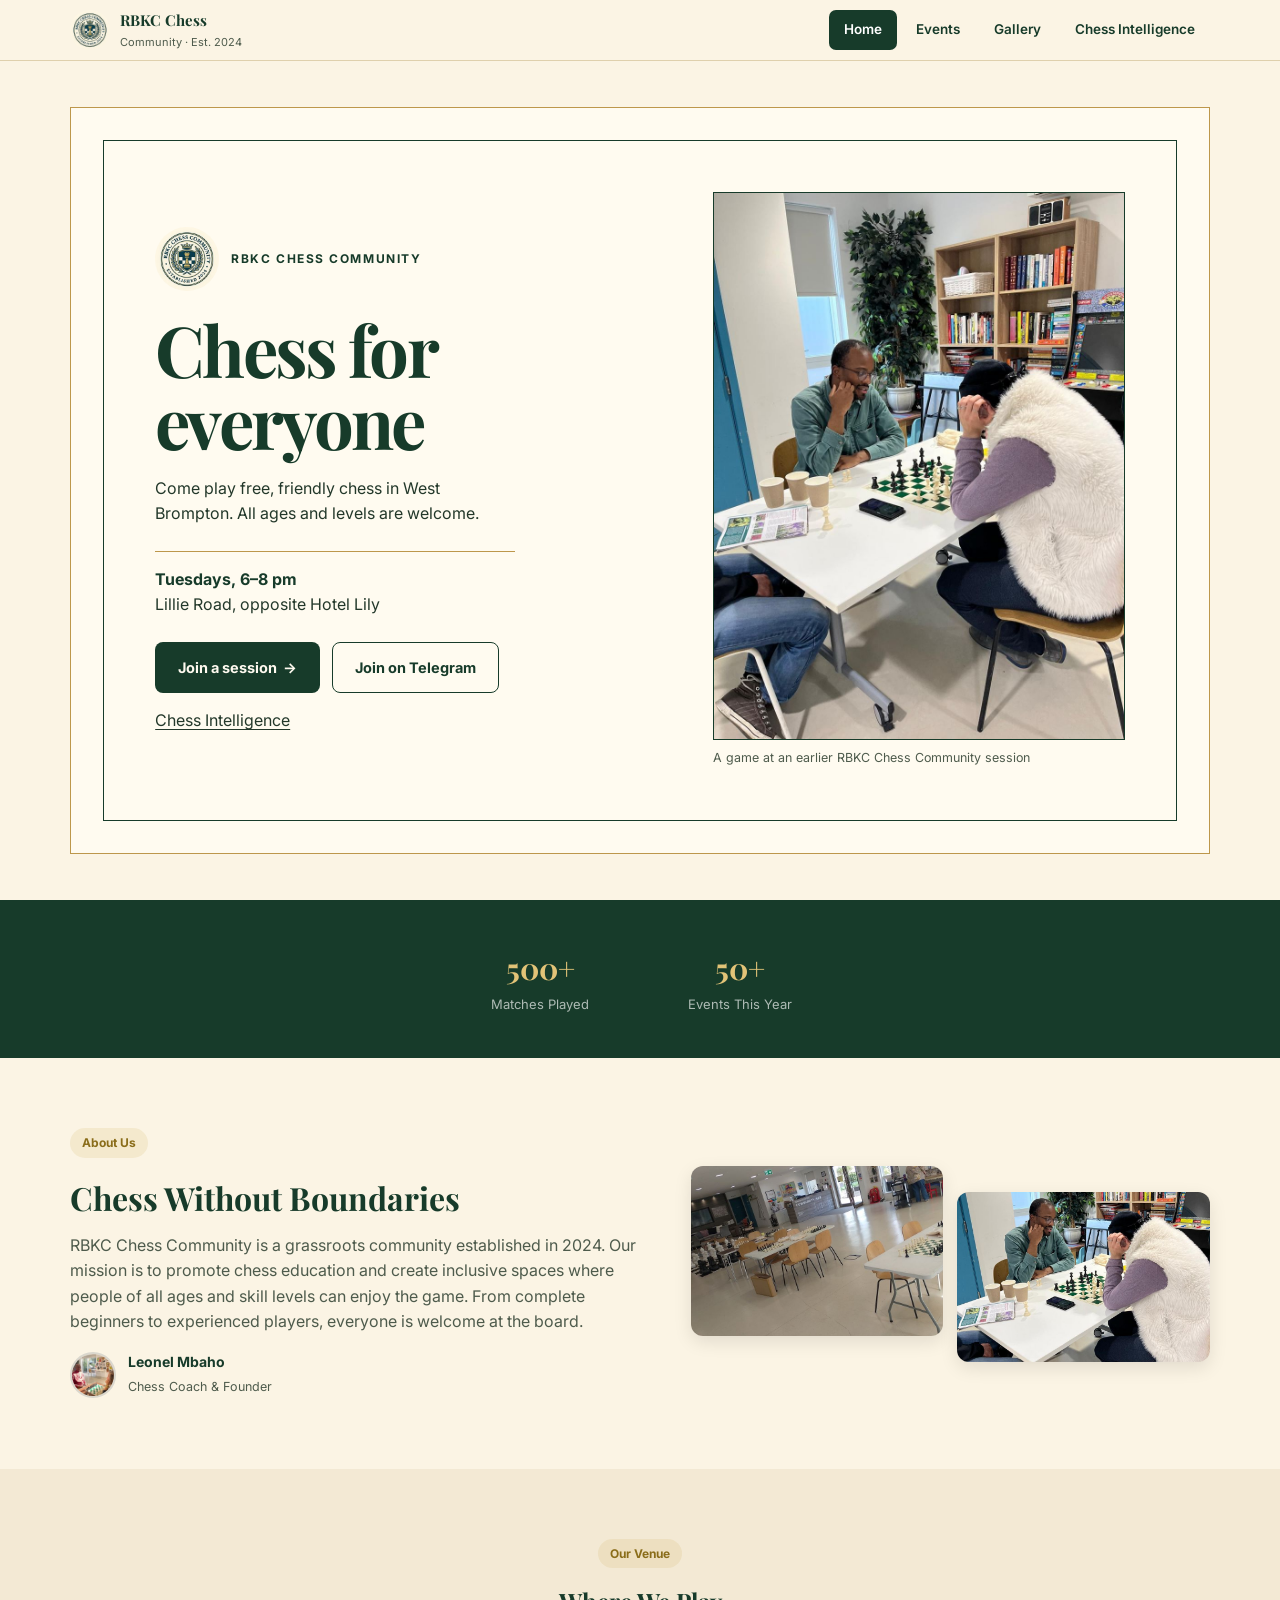
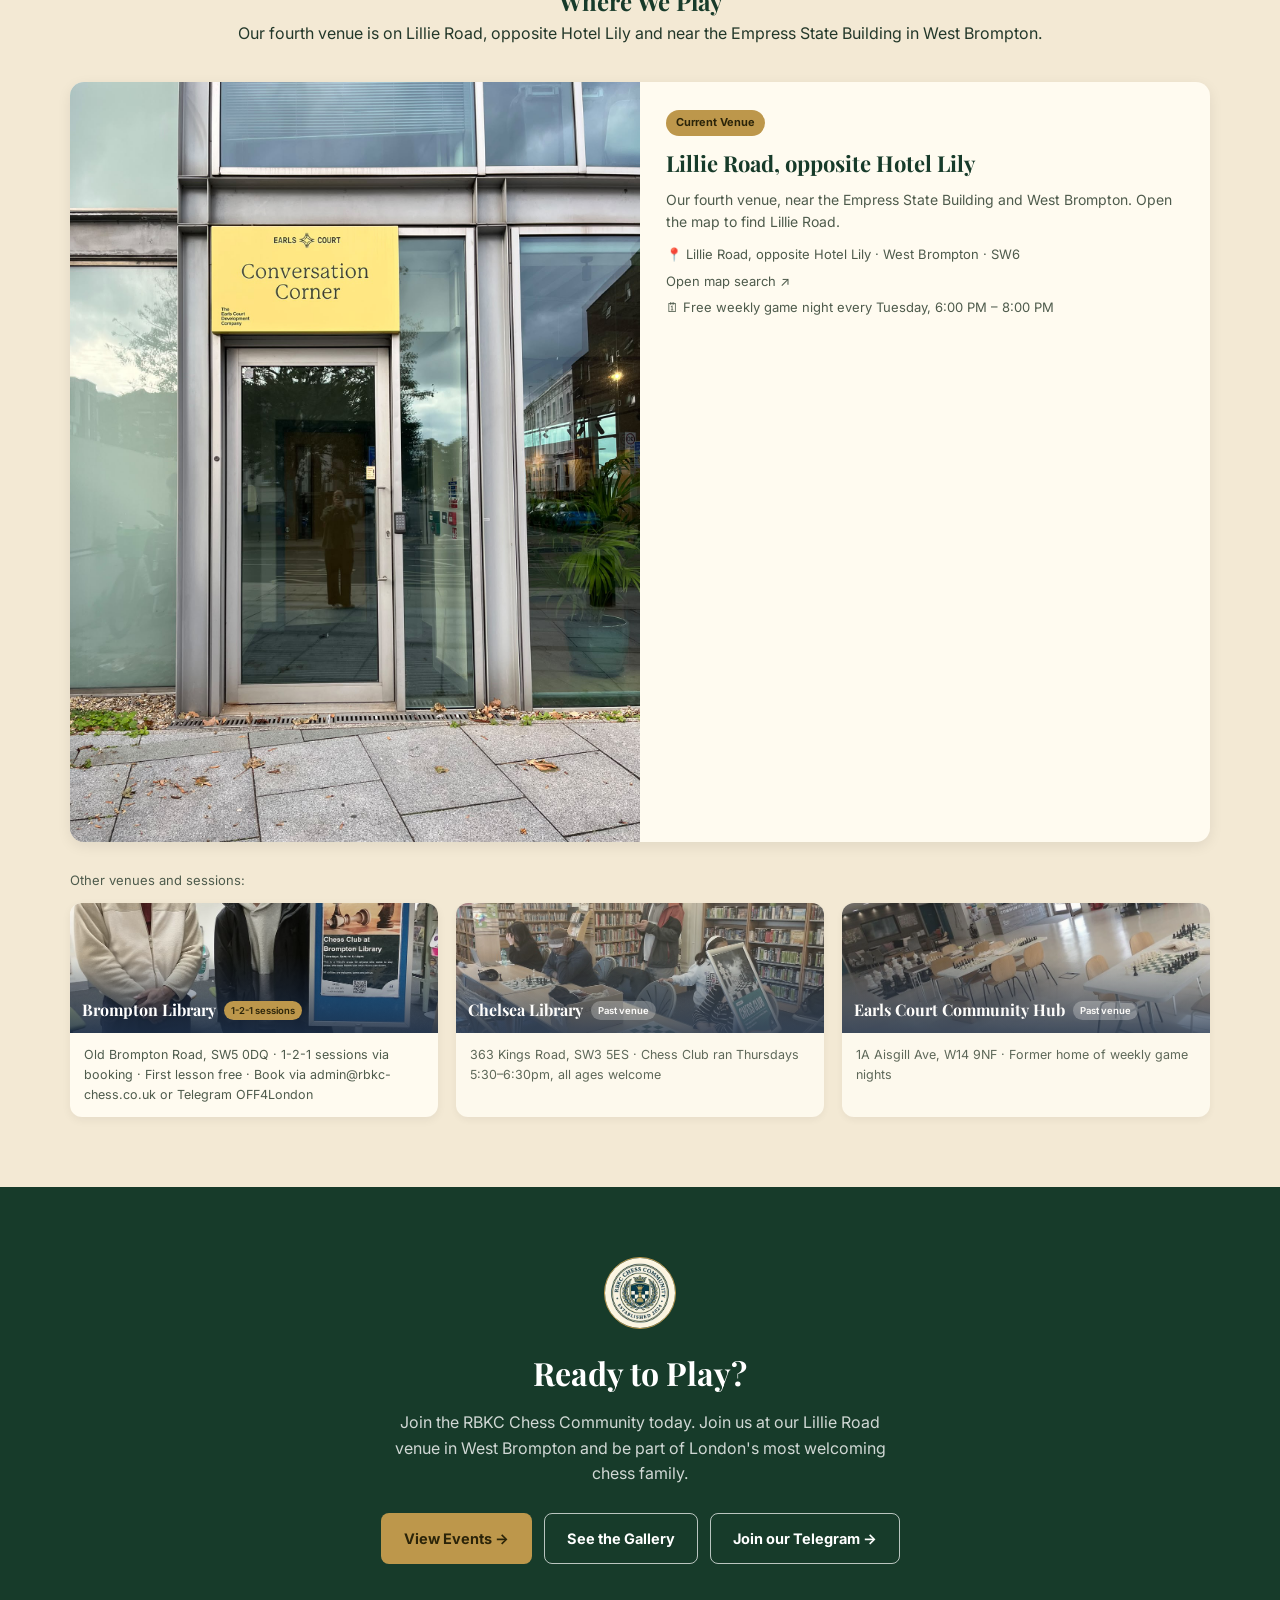
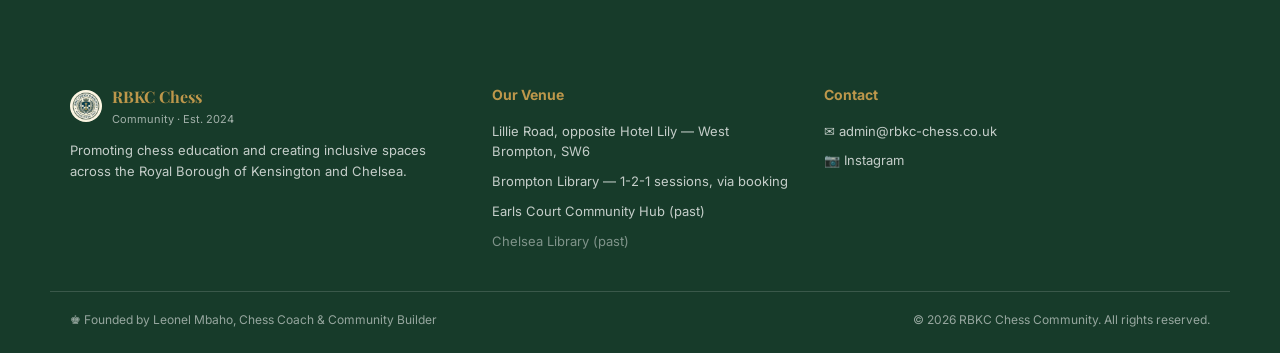
<file: index.html>
<!DOCTYPE html>
<html lang="en">
<head>
<meta charset="UTF-8">
<meta name="viewport" content="width=device-width, initial-scale=1, viewport-fit=cover">
<title>RBKC Chess Community | Free Chess in West Brompton, London</title>
<meta name="description" content="Free weekly chess game night every Tuesday 6-8pm at our Lillie Road venue in West Brompton, opposite Hotel Lily. Plus 1-2-1 chess sessions at Brompton Library. RBKC Chess Community, Kensington and Chelsea.">
<link rel="canonical" href="https://rbkc-chess.co.uk/">
<link rel="icon" type="image/jpeg" href="images/logo.jpg">
<meta property="og:type" content="website">
<meta property="og:title" content="RBKC Chess Community">
<meta property="og:description" content="Free weekly chess game night every Tuesday 6-8pm at our Lillie Road venue in West Brompton, opposite Hotel Lily.">
<meta property="og:url" content="https://rbkc-chess.co.uk/">
<meta property="og:image" content="https://rbkc-chess.co.uk/images/hero.jpg">
<meta name="twitter:card" content="summary_large_image">
<link rel="preconnect" href="https://fonts.googleapis.com">
<link rel="preconnect" href="https://fonts.gstatic.com" crossorigin>
<link href="https://fonts.googleapis.com/css2?family=Playfair+Display:wght@400;600;700;800&family=Inter:wght@400;500;600;700&display=swap" rel="stylesheet">
<link rel="stylesheet" href="styles.css?v=venue-lightbox-20261121-1">
<script type="application/ld+json">
{
  "@context": "https://schema.org",
  "@type": "SportsClub",
  "name": "RBKC Chess Community",
  "url": "https://rbkc-chess.co.uk/",
  "logo": "https://rbkc-chess.co.uk/images/logo.jpg",
  "image": "https://rbkc-chess.co.uk/images/hero.jpg",
  "description": "Free weekly chess game night every Tuesday 6-8pm at our Lillie Road venue in West Brompton, opposite Hotel Lily, plus 1-2-1 chess sessions at Brompton Library.",
  "founder": {
    "@type": "Person",
    "name": "Leonel Mbaho"
  },
  "areaServed": "Royal Borough of Kensington and Chelsea",
  "email": "admin@rbkc-chess.co.uk",
  "sameAs": [
    "https://t.me/OFF4London",
    "https://www.instagram.com/p/DVXXp_bCCBF/?img_index=1"
  ],
  "location": {
    "@type": "Place",
    "name": "Lillie Road (opposite Hotel Lily)",
    "address": {
      "@type": "PostalAddress",
      "streetAddress": "Lillie Road",
      "addressLocality": "London",
      "addressRegion": "West Brompton",
      "addressCountry": "GB"
    }
  },
  "event": [
    {
      "@type": "Event",
      "name": "Weekly Game Night",
      "eventAttendanceMode": "https://schema.org/OfflineEventAttendanceMode",
      "eventSchedule": {
        "@type": "Schedule",
        "byDay": "https://schema.org/Tuesday",
        "startTime": "18:00",
        "endTime": "20:00"
      },
      "location": {
        "@type": "Place",
        "name": "Lillie Road (opposite Hotel Lily)",
        "address": "Lillie Road, West Brompton, London SW6"
      },
      "isAccessibleForFree": true
    },
    {
      "@type": "Event",
      "name": "1-2-1 Chess Sessions",
      "eventAttendanceMode": "https://schema.org/OfflineEventAttendanceMode",
      "eventSchedule": {
        "@type": "Schedule",
        "byDay": "https://schema.org/Tuesday",
        "startTime": "17:00",
        "endTime": "18:30"
      },
      "location": {
        "@type": "Place",
        "name": "Brompton Library",
        "address": "Old Brompton Road, London SW5 0DQ"
      }
    }
  ]
}
</script>
<style>
:root {
  --navy: #173b2a;
  --navy-2: #244a35;
  --gold: #bd974b;
  --gold-2: #e2c377;
  --bg: #fbf4e4;
  --card: #fffbf0;
  --muted: #4e5b4c;
  --border: #dfd0ad;
}
body { color: #23382a; }
nav { background: #fbf4e4; }
.tab { color: var(--navy); }
.tab:not(.active):hover { background: #efe3c8; }
:where(a, button):focus-visible { outline: 2px solid #906a25; outline-offset: 4px; }
#home .poster-hero {
  max-width: 1140px;
  margin: clamp(16px, 4vw, 46px) auto;
  padding: clamp(14px, 3vw, 32px);
  border: 1px solid var(--gold);
  background: var(--card);
}
.poster-sheet {
  display: grid;
  grid-template-columns: minmax(0, 1.2fr) minmax(0, 1fr);
  gap: clamp(22px, 5vw, 70px);
  align-items: center;
  border: 1px solid var(--navy);
  padding: clamp(16px, 4vw, 56px);
}
.poster-masthead {
  display: flex;
  align-items: center;
  gap: 12px;
  color: var(--navy);
  font-size: .75rem;
  font-weight: 700;
  letter-spacing: .13em;
  text-transform: uppercase;
}
.poster-masthead img { width: 64px; height: 64px; border-radius: 50%; }
.poster-copy h1 {
  margin: 22px 0 18px;
  color: var(--navy);
  font-size: clamp(2.35rem, 5.5vw, 5.3rem);
  line-height: 1.03;
  letter-spacing: -.04em;
  text-wrap: balance;
}
.poster-copy p { max-width: 36ch; }
.poster-copy .poster-details { margin: 24px 0; padding-top: 15px; border-top: 1px solid var(--gold); }
.poster-details strong { display: block; color: var(--navy); }
.poster-copy .btn-gold { background: var(--navy); color: #fffaf0; font-family: inherit; }
.poster-copy .btn-gold:hover { background: var(--navy-2); }
.poster-copy .btn-outline-light { border-color: var(--navy); color: var(--navy); }
.poster-copy .btn-outline-light:hover { background: #efe3c8; }
.poster-copy .poster-tool { display: inline-block; margin-top: 15px; text-decoration: underline; text-underline-offset: .2em; }
.poster-photo { margin: 0; }
.poster-photo img { width: 100%; height: auto; border: 1px solid var(--navy); }
.poster-photo figcaption { padding-top: 8px; color: var(--muted); font-size: .78rem; }
.view-return { padding-block: 12px; }
.view-return .btn { min-height: 44px; background: var(--navy); color: #fff; font-family: inherit; }
.view-return .btn:hover { background: var(--navy-2); }
#home .venues { background: #f3e9d4; }
#home .venues h2 { color: var(--navy); }
#home .cta { background: var(--navy); padding-inline: 20px; }
#home .cta-logo { margin: 0 auto 18px; border: 1px solid var(--gold); border-radius: 50%; }
@media (max-width: 1180px) {
  #home .poster-hero { margin-inline: clamp(10px, 3vw, 32px); }
}
@media (max-width: 700px) {
  .poster-sheet { grid-template-columns: minmax(0, 1fr); }
  .poster-photo { max-width: 440px; }
}
</style>
</head>
<body>

<nav>
  <div class="container navwrap">
    <div class="brand">
      <img src="images/logo.jpg" style="width:40px;height:40px;border-radius:50%;object-fit:cover">
      <div><b>RBKC Chess</b><span>Community · Est. 2024</span></div>
    </div>
    <div class="tabs" id="tabs">
      <div class="tab active" data-view="home">Home</div>
      <div class="tab" data-view="events">Events</div>
      <div class="tab" data-view="gallery">Gallery</div>
      <a class="tab" href="chess-intelligence.html">Chess Intelligence</a>
    </div>
    
  </div>
</nav>

<!-- HOME -->
<div class="view active" id="home">
  <section class="poster-hero" aria-labelledby="home-title">
    <div class="poster-sheet">
      <div class="poster-copy">
        <div class="poster-masthead">
          <img src="images/logo.jpg" alt="" width="64" height="64">
          <span>RBKC Chess Community</span>
        </div>
        <h1 id="home-title" tabindex="-1">Chess for everyone</h1>
        <p>Come play free, friendly chess in West Brompton. All ages and levels are welcome.</p>
        <p class="poster-details">
          <strong>Tuesdays, 6–8 pm</strong>
          Lillie Road, opposite Hotel Lily
        </p>
        <div class="btnrow">
          <button class="btn btn-gold" type="button" onclick="showView('events')">Join a session <span aria-hidden="true">→</span></button>
          <a class="btn btn-outline-light" href="https://t.me/OFF4London" target="_blank" rel="noopener noreferrer">Join on Telegram</a>
        </div>
        <a class="poster-tool" href="chess-intelligence.html">Chess Intelligence</a>
      </div>
      <figure class="poster-photo">
        <img src="images/casual-game.jpg" alt="Two RBKC Chess Community members playing across a chessboard" width="900" height="1200" fetchpriority="high">
        <figcaption>A game at an earlier RBKC Chess Community session</figcaption>
      </figure>
    </div>
  </section>

  <section class="stats"><div class="container grid" style="grid-template-columns:repeat(2,1fr);max-width:420px;margin:0 auto">
    <div><div class="num">500+</div><div class="lbl">Matches Played</div></div>
    <div><div class="num">50+</div><div class="lbl">Events This Year</div></div>
  </div></section>

  <section class="section"><div class="container about-grid">
    <div>
      <span class="eyebrow">About Us</span>
      <h2>Chess Without Boundaries</h2>
      <p>RBKC Chess Community is a grassroots community established in 2024. Our mission is to promote chess education and create inclusive spaces where people of all ages and skill levels can enjoy the game. From complete beginners to experienced players, everyone is welcome at the board.</p>
      <div class="founder">
        <img src="images/founder.jpg" style="width:46px;height:46px;border-radius:50%;object-fit:cover;border:2px solid rgba(28,47,74,.15)">
        <div><b>Leonel Mbaho</b><span>Chess Coach & Founder</span></div>
      </div>
    </div>
    <div class="imggrid">
      <img src="images/hub-signage.jpg" style="border-radius:12px;height:170px;width:100%;object-fit:cover;box-shadow:0 6px 18px rgba(0,0,0,.1)">
      <img src="images/casual-game.jpg" style="border-radius:12px;height:170px;width:100%;object-fit:cover;box-shadow:0 6px 18px rgba(0,0,0,.1);margin-top:26px">
    </div>
  </div></section>

  <section class="venues"><div class="container">
    <div style="text-align:center;margin-bottom:36px">
      <span class="eyebrow">Our Venue</span>
      <h2>Where We Play</h2>
      <p class="lead" style="margin:0 auto">Our fourth venue is on Lillie Road, opposite Hotel Lily and near the Empress State Building in West Brompton.</p>
    </div>

    <div class="vfeatured">
      <div class="img"><img src="images/lillie-road-exterior.jpg" alt="Entrance to the Conversation Corner venue on Lillie Road" style="width:100%;height:100%;object-fit:cover"></div>
      <div class="body">
        <span class="currentpill">Current Venue</span>
        <h3>Lillie Road, opposite Hotel Lily</h3>
        <p style="color:var(--muted);font-size:14px">Our fourth venue, near the Empress State Building and West Brompton. Open the map to find Lillie Road.</p>
        <div class="meta">
          <div>📍 Lillie Road, opposite Hotel Lily · West Brompton · SW6</div><div><a href="https://maps.google.com/?q=Lillie+Road+SW6+London" target="_blank" rel="noopener noreferrer">Open map search ↗</a></div>
          <div>🗓 Free weekly game night every Tuesday, 6:00 PM – 8:00 PM</div>
        </div>
      </div>
    </div>

    <div class="pasthead">Other venues and sessions:</div>
    <div class="vgrid">
      <div class="vcard" style="opacity:1"><div class="img"><img src="images/brompton-venue.jpg" style="width:100%;height:100%;object-fit:cover"><div class="ov"></div><div class="name">Brompton Library <span class="pastbadge" style="background:var(--gold);color:#2b2409">1-2-1 sessions</span></div></div><div class="body">Old Brompton Road, SW5 0DQ · 1-2-1 sessions via booking · First lesson free · Book via admin@rbkc-chess.co.uk or Telegram OFF4London</div></div>
      <div class="vcard"><div class="img"><img src="images/chelsea-venue.jpg" style="width:100%;height:100%;object-fit:cover;filter:grayscale(35%)"><div class="ov"></div><div class="name">Chelsea Library <span class="pastbadge">Past venue</span></div></div><div class="body">363 Kings Road, SW3 5ES · Chess Club ran Thursdays 5:30–6:30pm, all ages welcome</div></div>
      <div class="vcard"><div class="img"><img src="images/hub-featured.jpg" style="width:100%;height:100%;object-fit:cover"><div class="ov"></div><div class="name">Earls Court Community Hub <span class="pastbadge">Past venue</span></div></div><div class="body">1A Aisgill Ave, W14 9NF · Former home of weekly game nights</div></div>
    </div>
  </div></section>

  <section class="cta">
    <img class="cta-logo" src="images/logo.jpg" alt="RBKC Chess Community" width="72" height="72" loading="lazy">
    <h2 style="color:#fff">Ready to Play?</h2>
    <p>Join the RBKC Chess Community today. Join us at our Lillie Road venue in West Brompton and be part of London's most welcoming chess family.</p>
    <div class="btnrow">
      <span class="btn btn-gold" onclick="showView('events')">View Events →</span>
      <span class="btn btn-outline-light" onclick="showView('gallery')">See the Gallery</span>
      <a class="btn btn-outline-light" href="https://t.me/OFF4London" target="_blank" rel="noopener noreferrer">Join our Telegram →</a>
    </div>
  </section>
</div>

<!-- EVENTS -->
<div class="view" id="events">
  <div class="container view-return">
    <button class="btn" type="button" onclick="showView('home'); document.getElementById('home-title').focus({preventScroll:true})"><span aria-hidden="true">←</span> Back to home</button>
  </div>
  <section class="hero" style="min-height:280px"><div class="scrim" style="background:linear-gradient(135deg,#233c5e,#2f4569)"></div>
    <div class="container hero-inner" style="max-width:100%;text-align:center;padding:60px 0">
      <span class="badge">Calendar</span>
      <h1 style="font-size:34px">Upcoming Events</h1>
      <p style="margin:0 auto">Free weekly game night on Lillie Road in West Brompton, plus 1-2-1 sessions at Brompton Library.</p>
    </div>
  </section>
  <div class="container section">
    <h2 style="font-size:22px;margin-bottom:18px">Every Week</h2>
    <div class="egrid">
      <div class="ecard"><div class="top"><span class="pill">Lillie Road · West Brompton</span><span class="pill pill-free">Free</span></div><h3>Weekly Game Night</h3><div class="desc">Open to all ages — drop in, play casual games, meet the community.</div><div class="meta"><div>📅 Every Tuesday, 6:00 PM – 8:00 PM</div><div>📍 Lillie Road, opposite Hotel Lily · West Brompton · SW6</div><div><a href="https://maps.google.com/?q=Lillie+Road+SW6+London" target="_blank" rel="noopener noreferrer">Open map search ↗</a></div></div></div>
      <div class="ecard"><div class="top"><span class="pill">Brompton Library</span><span class="pill pill-gold">First lesson free</span></div><h3>1-2-1 Chess Sessions</h3><div class="desc">Booked one-to-one coaching sessions, individually scheduled.</div><div class="meta"><div>📅 Every Tuesday, 5:00 PM – 6:30 PM · via booking</div><div>📍 Old Brompton Road, SW5 0DQ</div><div>✉ admin@rbkc-chess.co.uk</div><div>💬 Telegram: OFF4London</div></div></div>
    </div>
  </div>
</div>

<!-- GALLERY -->
<div class="view" id="gallery">
  <div class="container view-return">
    <button class="btn" type="button" onclick="showView('home'); document.getElementById('home-title').focus({preventScroll:true})"><span aria-hidden="true">←</span> Back to home</button>
  </div>
  <section class="hero" style="min-height:260px"><div class="scrim" style="background:linear-gradient(135deg,#233c5e,#2f4569)"></div>
    <div class="container hero-inner" style="max-width:100%;text-align:center;padding:55px 0">
      <span class="badge">Gallery</span>
      <h1 style="font-size:34px">Community in Action</h1>
      <p style="margin:0 auto">Moments from our chess sessions — our current venue and past venues where we ran successful operations.</p>
    </div>
  </section>
  <div class="container section">
    <div class="filters">
      <span class="fbtn active" data-venue="All">All</span><span class="fbtn" data-venue="Earls Court Community Hub (past)">Earls Court Community Hub (past)</span><span class="fbtn" data-venue="Chelsea Library (past)">Chelsea Library (past)</span><span class="fbtn" data-venue="Brompton Library (past)">Brompton Library (past)</span>
    </div>
    <div class="ggrid">
      <div class="gph" data-venue="Earls Court Community Hub (past)"><img src="images/gallery1.jpg" style="width:100%;height:100%;object-fit:cover"><div class="ov"><span>Weekly game night</span></div><div class="feat">Featured</div><div class="past">Earls Court Community Hub — past</div></div>
      <div class="gph" data-venue="Earls Court Community Hub (past)"><img src="images/gallery2.jpg" style="width:100%;height:100%;object-fit:cover"><div class="ov"><span>Champion of the giant board</span></div><div class="past">Earls Court Community Hub — past</div></div>
      <div class="gph" data-venue="Earls Court Community Hub (past)"><img src="images/gallery3.jpg" style="width:100%;height:100%;object-fit:cover"><div class="ov"><span>Set up and ready to play</span></div><div class="past">Earls Court Community Hub — past</div></div>
      <div class="gph" data-venue="Earls Court Community Hub (past)"><img src="images/gallery4.jpg" style="width:100%;height:100%;object-fit:cover"><div class="ov"><span>Coach Leonel at the board</span></div><div class="past">Earls Court Community Hub — past</div></div>
      <div class="gph" data-venue="Brompton Library (past)"><img src="images/gallery5.jpg" style="width:100%;height:100%;object-fit:cover"><div class="ov"><span>Brompton Library Chess Club</span></div><div class="past">Brompton Library — past</div></div>
      <div class="gph" data-venue="Brompton Library (past)"><img src="images/gallery6.jpg" style="width:100%;height:100%;object-fit:cover"><div class="ov"><span>All abilities welcome</span></div><div class="past">Brompton Library — past</div></div>
      <div class="gph" data-venue="Chelsea Library (past)"><img src="images/gallery7.jpg" style="width:100%;height:100%;object-fit:cover"><div class="ov"><span>Chess Club session</span></div><div class="past">Chelsea Library — past</div></div>
      <div class="gph" data-venue="Chelsea Library (past)"><img src="images/gallery8.jpg" style="width:100%;height:100%;object-fit:cover"><div class="ov"><span>A full house at the tables</span></div><div class="past">Chelsea Library — past</div></div>
    </div>
  </div>
</div>

<footer>
  <div class="container fgrid">
    <div>
      <div style="display:flex;gap:10px;align-items:center;margin-bottom:12px">
        <img src="images/logo.jpg" style="width:32px;height:32px;border-radius:50%;object-fit:cover">
        <div><b style="color:var(--gold);font-family:'Playfair Display',serif">RBKC Chess</b><div style="font-size:11px;color:rgba(255,255,255,.6)">Community · Est. 2024</div></div>
      </div>
      <p style="font-size:13px;color:rgba(255,255,255,.75)">Promoting chess education and creating inclusive spaces across the Royal Borough of Kensington and Chelsea.</p>
    </div>
    <div><h3>Our Venue</h3><a href="https://maps.google.com/?q=Lillie+Road+SW6+London" target="_blank" rel="noopener noreferrer">Lillie Road, opposite Hotel Lily — West Brompton, SW6</a><a>Brompton Library — 1-2-1 sessions, via booking</a><a>Earls Court Community Hub (past)</a><a style="opacity:.6">Chelsea Library (past)</a></div>
    <div><h3>Contact</h3><a href="mailto:admin@rbkc-chess.co.uk">✉ admin@rbkc-chess.co.uk</a><a href="https://www.instagram.com/p/DVXXp_bCCBF/?img_index=1" target="_blank">📷 Instagram</a></div>
  </div>
  <div class="container fbottom">
    <span>♚ Founded by Leonel Mbaho, Chess Coach & Community Builder</span>
    <span>© 2026 RBKC Chess Community. All rights reserved.</span>
  </div>
</footer>

<dialog class="image-viewer" id="image-viewer" aria-label="Photo details">
  <button class="image-viewer-close" type="button" aria-label="Close photo">Close</button>
  <figure><img id="image-viewer-photo" alt=""><figcaption><strong id="image-viewer-title"></strong><span id="image-viewer-description"></span></figcaption></figure>
</dialog>
<script src="script.js"></script>
<script>
  (() => {
    const dialog = document.getElementById("image-viewer");
    const photo = document.getElementById("image-viewer-photo");
    const title = document.getElementById("image-viewer-title");
    const description = document.getElementById("image-viewer-description");
    if (!dialog || !photo) return;
    const cards = document.querySelectorAll(".venues .vfeatured .img, .venues .vcard .img, .gph");
    cards.forEach((card, index) => {
      const image = card.querySelector("img");
      if (!image) return;
      const heading = card.querySelector(".name, .body h3, .ov span");
      const place = card.closest(".vcard, .vfeatured")?.querySelector(".body");
      const extra = card.querySelector(".past");
      const caption = card.closest(".gph") ? [heading?.textContent.trim(), extra?.textContent.trim() || card.dataset.venue].filter(Boolean) : [heading?.textContent.trim(), place?.innerText.trim()].filter(Boolean);
      card.tabIndex = 0;
      card.setAttribute("role", "button");
      card.setAttribute("aria-label", "Open photo: " + (caption[0] || image.alt || "chess community"));
      card.addEventListener("click", () => {
        photo.src = image.currentSrc || image.src;
        photo.alt = image.alt || caption[0] || "RBKC Chess Community";
        title.textContent = caption[0] || "RBKC Chess Community";
        description.textContent = caption[1] || "";
        if (typeof dialog.showModal === "function") dialog.showModal();
        else dialog.setAttribute("open", "");
      });
      card.addEventListener("keydown", event => {
        if (event.key === "Enter" || event.key === " ") { event.preventDefault(); card.click(); }
      });
    });
    dialog.querySelector(".image-viewer-close").addEventListener("click", () => dialog.close ? dialog.close() : dialog.removeAttribute("open"));
    dialog.addEventListener("click", event => { if (event.target === dialog) dialog.close ? dialog.close() : dialog.removeAttribute("open"); });
  })();
</script>
</body>
</html>
</file>
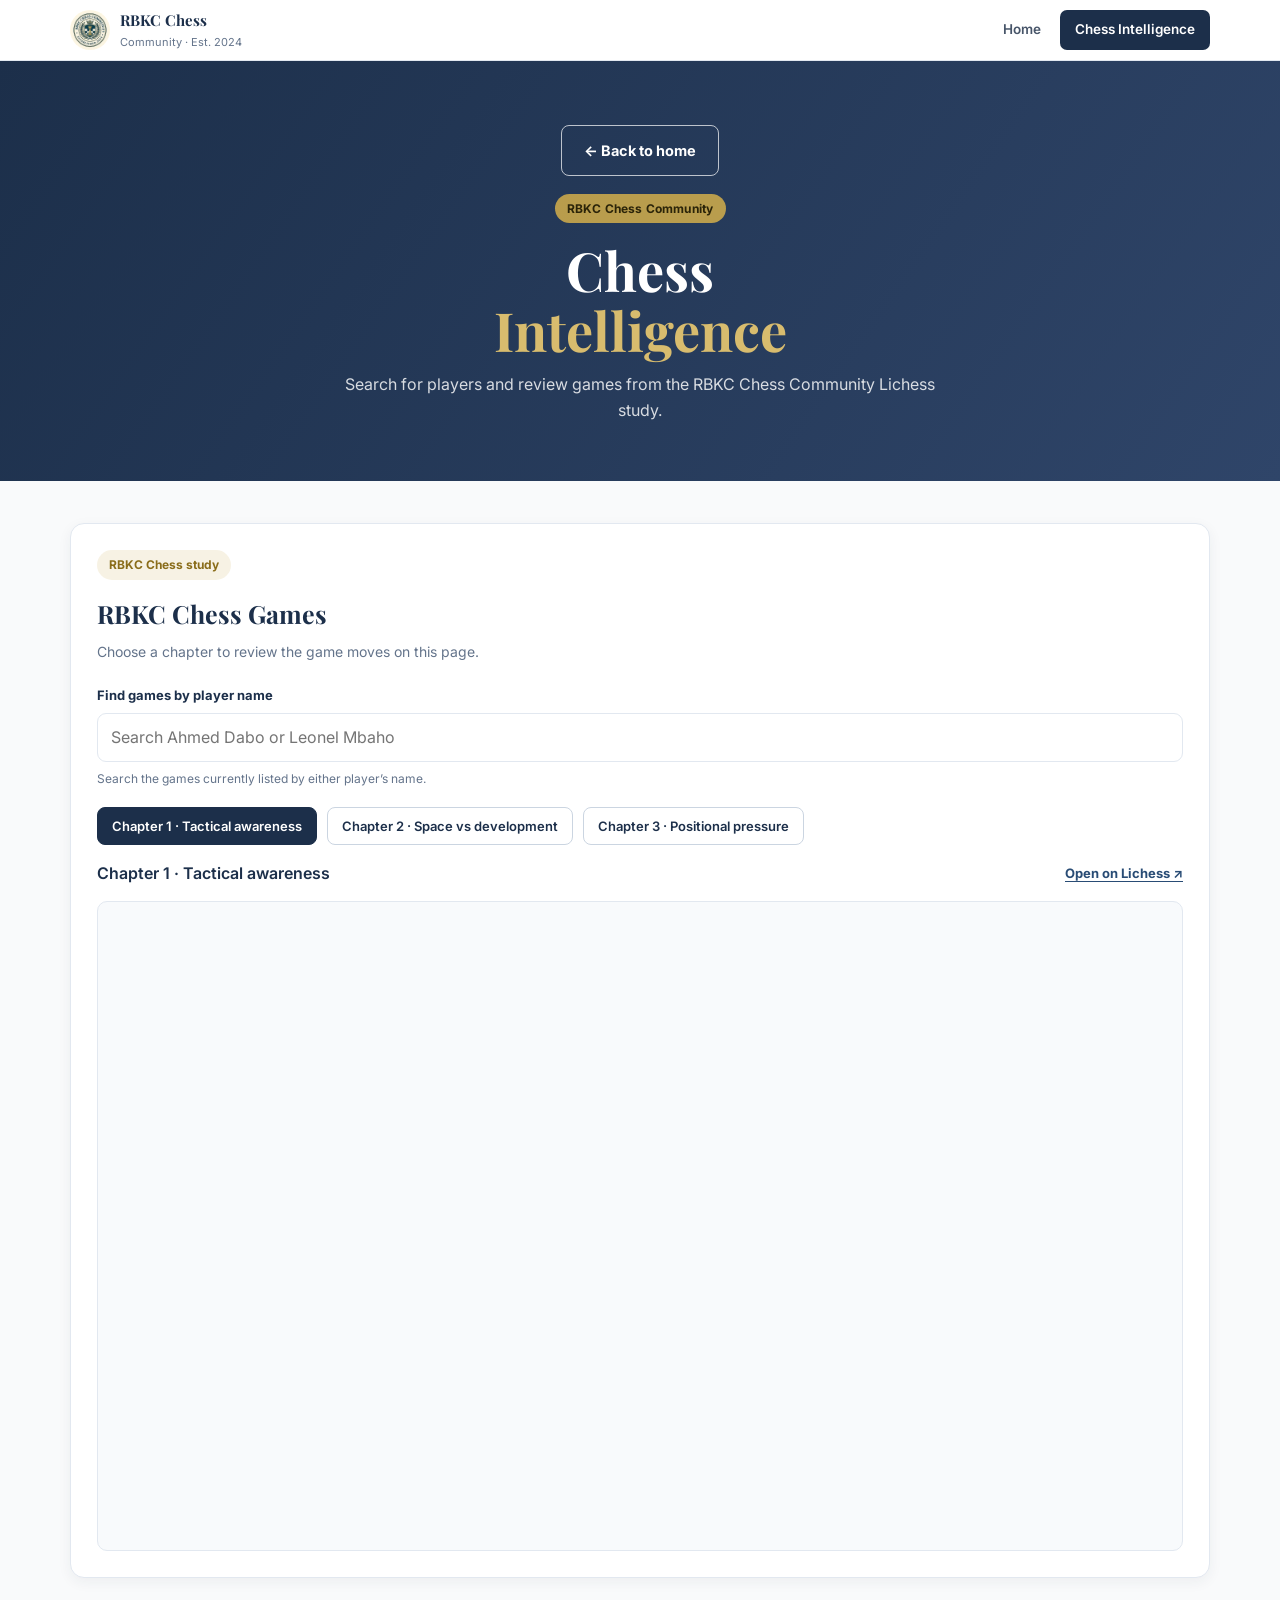
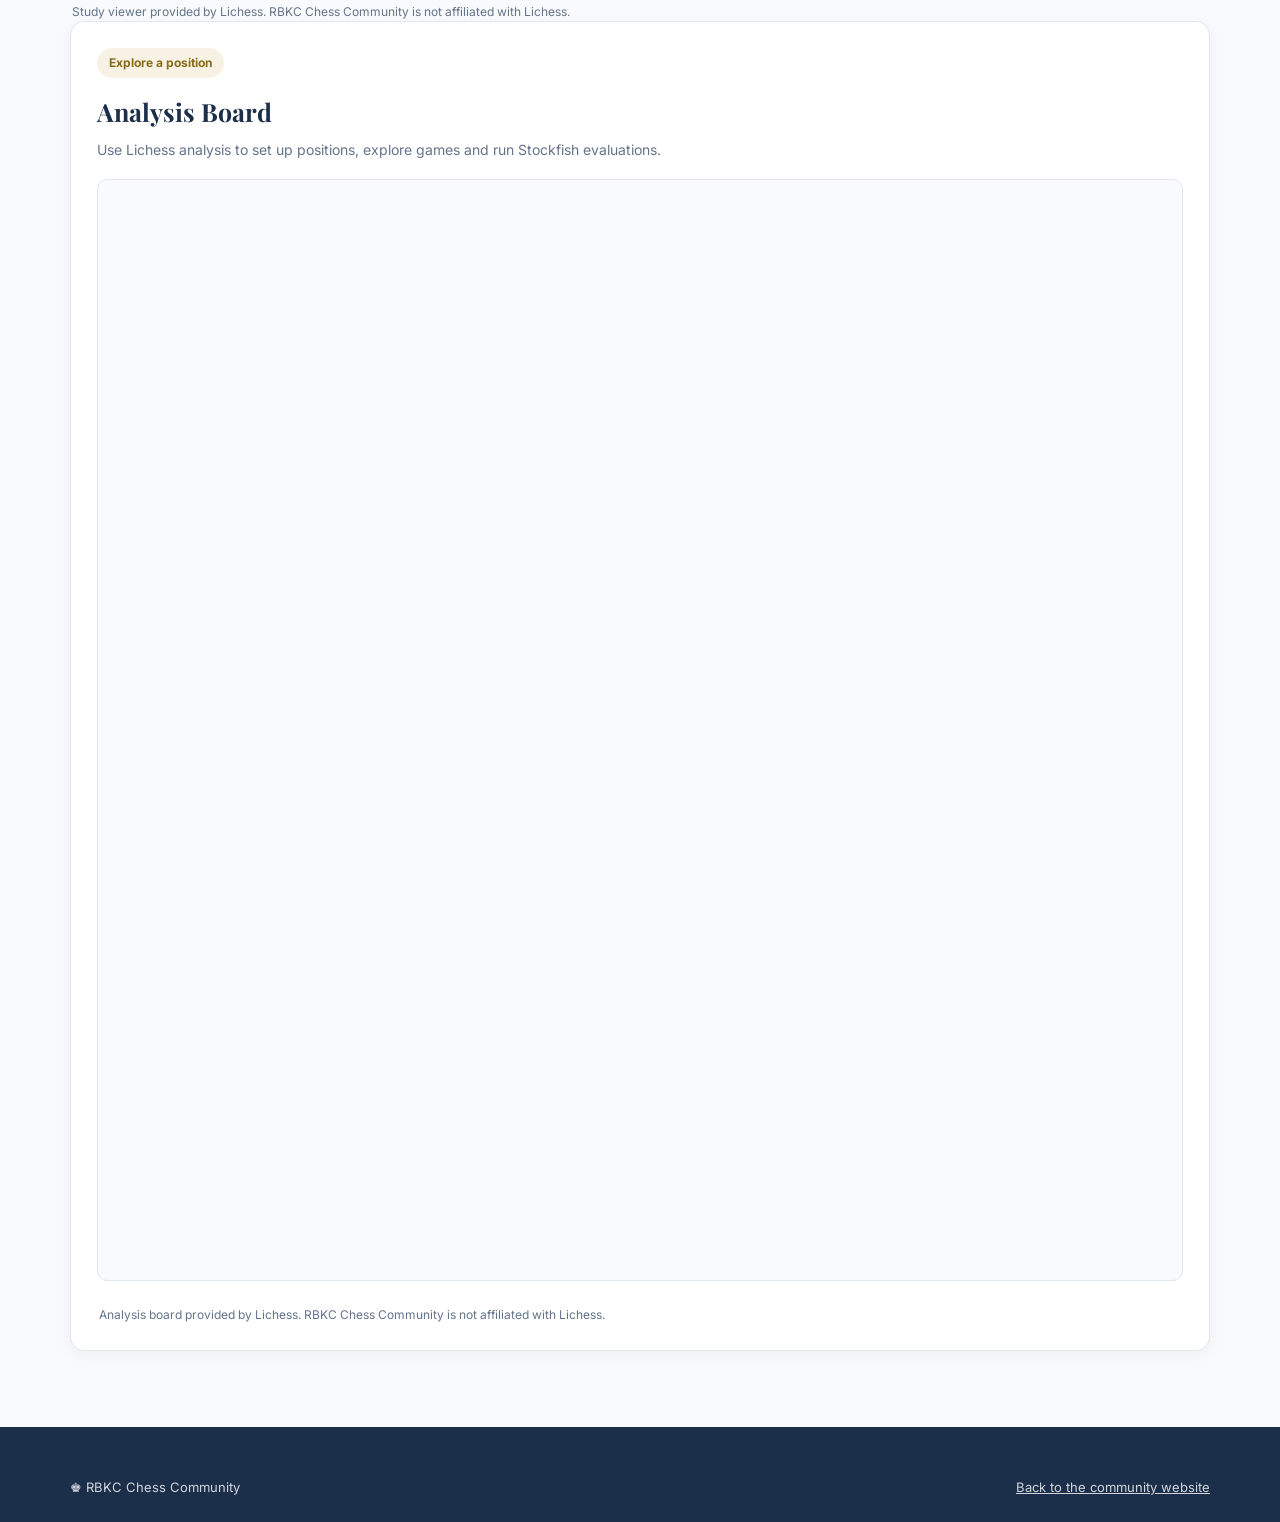
<file: chess-intelligence.html>
<!doctype html>
<html lang="en">
<head>
  <meta charset="utf-8">
  <meta name="viewport" content="width=device-width, initial-scale=1">
  <title>Chess Intelligence | RBKC Chess Community</title>
  <meta name="description" content="Open a Lichess study, explore its chapters, and prepare a PGN for a coaching review.">
  <link rel="canonical" href="https://rbkc-chess.co.uk/chess-intelligence.html">
  <link rel="preconnect" href="https://fonts.googleapis.com">
  <link rel="preconnect" href="https://fonts.gstatic.com" crossorigin>
  <link href="https://fonts.googleapis.com/css2?family=Playfair+Display:wght@400;600;700&family=Inter:wght@400;500;600;700&display=swap" rel="stylesheet">
  <link rel="stylesheet" href="styles.css?v=mobilefix-20261108-2">
  <link rel="stylesheet" href="chess-intelligence.css?v=trainer-20261109-1">
  <style>
    @media(max-width:760px){.ci-study-frame{display:block!important}.ci-study-frame iframe{height:460px!important;min-height:460px!important}}
    .ci-analysis-frame{overflow:hidden;border:1px solid var(--border);border-radius:10px;background:#f8fafc;margin-top:18px}
    .ci-analysis-frame iframe{display:block;width:100%;height:1100px;border:0}
    .ci-analysis-open,.ci-analysis-close{display:none}
    @media(max-width:760px){
      .ci-analysis-open{display:inline-flex;align-items:center;justify-content:center;width:100%;min-height:48px;margin-top:12px}
      .ci-analysis-frame{display:none}
      body.ci-analysis-expanded{overflow:hidden}
      body.ci-analysis-expanded .ci-analysis-frame{display:block;position:fixed;inset:0;z-index:9999;margin:0;border:0;border-radius:0;background:#fff}
      body.ci-analysis-expanded .ci-analysis-frame iframe{width:100%;height:100%;height:100dvh}
      .ci-analysis-close{display:none}
      body.ci-analysis-expanded .ci-analysis-close{display:flex;position:fixed;top:max(10px,env(safe-area-inset-top));left:10px;z-index:10001;min-height:42px;padding:8px 14px;border:0;border-radius:8px;background:#1d3557;color:#fff;font:600 15px Inter,Arial,sans-serif;box-shadow:0 2px 10px #0003}
    }
  </style>
</head>
<body>
  <nav>
    <div class="container navwrap">
      <a class="brand" href="index.html" aria-label="RBKC Chess Community home">
        <img src="images/logo.jpg" alt="" style="width:40px;height:40px;border-radius:50%;object-fit:cover">
        <div><b>RBKC Chess</b><span>Community · Est. 2024</span></div>
      </a>
      <div class="tabs chess-tabs">
        <a class="tab" href="index.html">Home</a>
        <a class="tab active" href="chess-intelligence.html" aria-current="page">Chess Intelligence</a>
      </div>
    </div>
  </nav>

  <main>
    <section class="ci-hero">
      <div class="container ci-hero-inner">
        <a class="btn btn-outline-light" href="./" style="display:table;margin:0 auto 18px"><span aria-hidden="true">←</span> Back to home</a>
        <span class="badge">RBKC Chess Community</span>
        <h1>Chess <em>Intelligence</em></h1>
        <p>Search for players and review games from the RBKC Chess Community Lichess study.</p>
      </div>
    </section>

    <section class="container ci-content">
      <div class="ci-card">
        <span class="eyebrow">RBKC Chess study</span>
        <h2>RBKC Chess Games</h2>
        <p class="ci-muted">Choose a chapter to review the game moves on this page.</p>
        <div class="ci-player-search">
          <label for="study-player-search">Find games by player name</label>
          <input id="study-player-search" type="search" autocomplete="off" placeholder="Search Ahmed Dabo or Leonel Mbaho" aria-describedby="study-search-help">
          <p class="ci-search-help" id="study-search-help">Search the games currently listed by either player’s name.</p>
          <div class="ci-search-results" id="study-search-results" role="status" aria-live="polite" hidden></div>
        </div>
        <div class="ci-study-chapters" role="group" aria-label="Choose a study chapter">
          <button class="ci-study-chapter active" type="button" aria-pressed="true" data-chapter="cz0GUuAz">Chapter 1 · Tactical awareness</button>
          <button class="ci-study-chapter" type="button" aria-pressed="false" data-chapter="U5NhdKPO">Chapter 2 · Space vs development</button>
          <button class="ci-study-chapter" type="button" aria-pressed="false" data-chapter="Oj0Y15F1">Chapter 3 · Positional pressure</button>
        </div>
        <div class="ci-section-heading ci-study-heading">
          <h3 id="study-chapter-title">Chapter 1 · Tactical awareness</h3>
          <a class="ci-profile-link" id="study-open-link" href="https://lichess.org/study/3i3ARGDs/cz0GUuAz" target="_blank" rel="noopener noreferrer">Open on Lichess ↗</a>
        </div>
        <div class="ci-study-frame">
          <iframe id="study-frame" title="RBKC Chess study chapter 1" src="https://lichess.org/study/embed/3i3ARGDs/cz0GUuAz" allowfullscreen loading="lazy" referrerpolicy="strict-origin-when-cross-origin"></iframe>
        </div>
        <details class="ci-notation" open>
          <summary>Full algebraic notation</summary>
          <div class="ci-notation-scroll">
            <table>
              <thead><tr><th scope="col">Move</th><th scope="col">White</th><th scope="col">Black</th></tr></thead>
              <tbody id="study-notation-rows"></tbody>
            </table>
          </div>
        </details>
      </div>
      <p class="ci-footnote">Study viewer provided by Lichess. RBKC Chess Community is not affiliated with Lichess.</p>
      <div class="ci-card">
        <span class="eyebrow">Explore a position</span>
        <h2>Analysis Board</h2>
        <p class="ci-muted">Use Lichess analysis to set up positions, explore games and run Stockfish evaluations.</p>
        <button class="ci-button ci-button-primary ci-analysis-open" id="open-analysis-board" type="button">Open full-screen analysis board</button>
        <button class="ci-analysis-close" id="close-analysis-board" type="button" aria-label="Close analysis board">Close board ✕</button>
        <div class="ci-analysis-frame">
          <iframe title="Lichess analysis board" src="https://lichess.org/embed/analysis?theme=blue&amp;bg=light" allowfullscreen loading="lazy" referrerpolicy="strict-origin-when-cross-origin"></iframe>
        </div>
        <p class="ci-footnote">Analysis board provided by Lichess. RBKC Chess Community is not affiliated with Lichess.</p>
      </div>
    </section>    </section>
  </main>

  <footer>
    <div class="container ci-footer">
      <span>♚ RBKC Chess Community</span>
      <a href="index.html">Back to the community website</a>
    </div>
  </footer>
  <script src="chess-intelligence.js?v=player-search-20261108-3"></script>
  <script>
    (()=>{const open=document.getElementById("open-analysis-board"),close=document.getElementById("close-analysis-board");if(!open||!close)return;open.addEventListener("click",()=>document.body.classList.add("ci-analysis-expanded"));close.addEventListener("click",()=>document.body.classList.remove("ci-analysis-expanded"));document.addEventListener("keydown",e=>{if(e.key==="Escape")document.body.classList.remove("ci-analysis-expanded")})})();
  </script>
</body>
</html>
</file>
<file: styles.css>
:root{
  --navy:#1c2f4a; --navy-2:#2a3f60; --gold:#c9a84c; --gold-2:#d8bc6e;
  --bg:#f9fafb; --card:#ffffff; --muted:#64748b; --border:#e2e8f0;
  box-sizing:border-box;
}
*{box-sizing:inherit;margin:0;padding:0}
body{font-family:'Inter',sans-serif;background:var(--bg);color:#1e293b;line-height:1.6;
  padding-top:env(safe-area-inset-top,0px); padding-bottom:env(safe-area-inset-bottom,0px);}
h1,h2,h3{font-family:'Playfair Display',serif}
.container{max-width:1180px;margin:0 auto;padding:0 20px}
a{text-decoration:none;color:inherit}
img{max-width:100%;display:block}

nav{position:sticky;top:0;z-index:50;background:rgba(255,255,255,.97);backdrop-filter:blur(8px);
  border-bottom:1px solid var(--border); top:env(safe-area-inset-top,0px);}
.navwrap{display:flex;align-items:center;justify-content:space-between;height:60px;gap:12px;overflow-x:auto}
.brand{display:flex;align-items:center;gap:10px;white-space:nowrap}
.brand .crown{color:var(--gold);font-size:20px}
.brand b{font-family:'Playfair Display',serif;color:var(--navy);font-size:15px}
.brand span{display:block;font-size:11px;color:var(--muted)}
.tabs{display:flex;gap:4px}
.tab{padding:8px 14px;border-radius:7px;font-size:13.5px;font-weight:600;color:#475569;white-space:nowrap;cursor:pointer;border:1px solid transparent}
.tab.active{background:var(--navy);color:#fff}
.tab:not(.active):hover{background:#f1f5f9}
.signin{background:var(--navy);color:#fff;padding:8px 16px;border-radius:7px;font-size:13px;font-weight:600;white-space:nowrap}

.view{display:none}
.view.active{display:block}
.hero{position:relative;min-height:78vh;display:flex;align-items:center;overflow:hidden}
.hero img.bg{position:absolute;inset:0;width:100%;height:100%;object-fit:cover}
.hero .scrim{position:absolute;inset:0;background:linear-gradient(100deg,rgba(28,47,74,.96),rgba(28,47,74,.82) 45%,rgba(28,47,74,.35))}
.hero-inner{position:relative;padding:80px 0;max-width:640px}
.badge{display:inline-block;background:rgba(201,168,76,.9);color:#2b2409;font-weight:700;font-size:12px;padding:5px 12px;border-radius:20px;letter-spacing:.2px}
.hero h1{color:#fff;font-size:46px;line-height:1.12;margin:20px 0 18px;font-weight:700}
.hero h1 em{display:block;font-style:normal;color:var(--gold-2)}
.hero p{color:rgba(255,255,255,.85);font-size:16.5px;max-width:480px;margin-bottom:28px}
.btnrow{display:flex;gap:12px;flex-wrap:wrap}
.btn{padding:13px 22px;border-radius:8px;font-weight:700;font-size:14.5px;cursor:pointer;border:1px solid transparent;display:inline-flex;align-items:center;gap:6px}
.btn-gold{background:var(--gold);color:#2b2409}
.btn-gold:hover{background:var(--gold-2)}
.btn-outline-light{border-color:rgba(255,255,255,.7);color:#fff}
.btn-outline-light:hover{background:#fff;color:var(--navy)}

.stats{background:var(--navy);padding:44px 0}
.stats .grid{display:grid;grid-template-columns:repeat(4,1fr);gap:20px;text-align:center}
.stats .num{color:var(--gold-2);font-size:30px;font-family:'Playfair Display',serif;font-weight:700}
.stats .lbl{color:rgba(255,255,255,.65);font-size:13px;margin-top:2px}

.section{padding:70px 0}
.eyebrow{display:inline-block;background:rgba(201,168,76,.15);color:#8a6d1a;font-weight:700;font-size:12px;padding:5px 12px;border-radius:20px;margin-bottom:14px}
.section h2{color:var(--navy);font-size:32px;margin-bottom:10px}
.section p.lead{color:var(--muted);max-width:600px}

.about-grid{display:grid;grid-template-columns:1.1fr 1fr;gap:50px;align-items:center}
.about-grid p{color:var(--muted);margin-bottom:14px}
.founder{display:flex;align-items:center;gap:12px;margin-top:16px}
.founder img{width:46px;height:46px;border-radius:50%;object-fit:cover;border:2px solid rgba(28,47,74,.15)}
.founder b{color:var(--navy);display:block;font-size:14px}
.founder span{color:var(--muted);font-size:12.5px}
.imggrid{display:grid;grid-template-columns:1fr 1fr;gap:14px}
.imggrid img{border-radius:12px;height:170px;object-fit:cover;box-shadow:0 6px 18px rgba(0,0,0,.1)}
.imggrid img:nth-child(2){margin-top:26px}

.venues{background:#f2f0eb;padding:70px 0}
.vfeatured{background:var(--card);border-radius:14px;overflow:hidden;box-shadow:0 4px 14px rgba(0,0,0,.08);display:grid;grid-template-columns:1fr 1fr;margin-bottom:28px}
.vfeatured .img{position:relative;min-height:220px}
.vfeatured .img img{width:100%;height:100%;object-fit:cover}
.vfeatured .body{padding:26px}
.currentpill{display:inline-block;background:var(--gold);color:#2b2409;font-size:11px;font-weight:700;padding:4px 10px;border-radius:20px;margin-bottom:10px}
.vfeatured h3{color:var(--navy);font-size:22px;margin-bottom:8px}
.vfeatured .meta{font-size:13px;color:var(--muted);display:flex;flex-direction:column;gap:6px;margin-top:10px}
.pasthead{font-size:13px;color:var(--muted);margin-bottom:12px}
.vgrid{display:grid;grid-template-columns:repeat(3,minmax(0,1fr));gap:18px;align-items:stretch}
.vcard{background:var(--card);border-radius:12px;overflow:hidden;box-shadow:0 3px 10px rgba(0,0,0,.06);opacity:.9}
.vcard .img{position:relative;height:130px}
.vcard .img img{width:100%;height:100%;object-fit:cover;filter:grayscale(25%)}
.vcard .img .ov{position:absolute;inset:0;background:linear-gradient(to top,rgba(28,47,74,.85),transparent 60%)}
.vcard .img .name{position:absolute;bottom:10px;left:12px;right:12px;color:#fff;font-family:'Playfair Display',serif;font-weight:700;display:flex;align-items:center;gap:8px}
.pastbadge{font-size:9.5px;background:rgba(255,255,255,.25);padding:2px 7px;border-radius:10px;font-family:'Inter',sans-serif;font-weight:600}
.vcard .body{padding:12px 14px;font-size:12.5px;color:var(--muted)}

.egrid{display:grid;grid-template-columns:repeat(3,1fr);gap:20px}
#events .egrid{grid-template-columns:repeat(2,minmax(0,1fr));max-width:820px}
.ecard{background:var(--card);border-left:4px solid var(--gold);border-radius:10px;padding:18px;box-shadow:0 2px 8px rgba(0,0,0,.05)}
.ecard .top{display:flex;justify-content:space-between;align-items:flex-start;margin-bottom:10px}
.pill{font-size:11px;font-weight:600;padding:3px 9px;border-radius:20px;border:1px solid var(--border);color:var(--navy)}
.pill-gold{background:var(--gold);color:#2b2409;border:none}
.pill-free{background:#ecfdf5;color:#047857;border-color:#a7f3d0}
.ecard h3{font-size:16px;color:var(--navy);margin-bottom:6px}
.ecard .desc{font-size:13px;color:var(--muted);margin-bottom:10px}
.meta{font-size:12.5px;color:var(--muted);display:flex;flex-direction:column;gap:5px}
.meta div{display:flex;gap:6px;align-items:center}
.rsvpbtn{margin-top:12px;width:100%;background:var(--navy);color:#fff;padding:9px;border-radius:7px;font-size:13px;font-weight:600;text-align:center}

.cta{background:linear-gradient(135deg,#233c5e,#2f4569);padding:70px 0;text-align:center}
.cta .crown{font-size:34px;color:var(--gold);margin-bottom:14px}
.cta h2{color:#fff;font-size:32px;margin-bottom:12px}
.cta p{color:rgba(255,255,255,.8);max-width:520px;margin:0 auto 26px}
.cta .btnrow{justify-content:center}

.filters{display:flex;gap:8px;flex-wrap:wrap;margin-bottom:24px}
.fbtn{padding:7px 15px;border-radius:20px;font-size:13px;font-weight:600;border:1px solid var(--border);color:var(--muted)}
.fbtn.active{background:var(--navy);color:#fff;border-color:var(--navy)}
.ggrid{display:grid;grid-template-columns:repeat(4,1fr);gap:14px}
.gph{position:relative;border-radius:12px;overflow:hidden;aspect-ratio:1}
.gph img{width:100%;height:100%;object-fit:cover}
.gph .ov{position:absolute;inset:0;background:linear-gradient(to top,rgba(28,47,74,.85),transparent 55%);display:flex;align-items:flex-end;padding:10px}
.gph .ov span{color:#fff;font-size:11.5px;font-weight:600}
.gph .feat{position:absolute;top:8px;right:8px;background:var(--gold);color:#2b2409;font-size:10px;font-weight:700;padding:2px 7px;border-radius:6px}
.gph .past{position:absolute;top:8px;left:8px;background:rgba(0,0,0,.55);color:#fff;font-size:9.5px;font-weight:600;padding:2px 7px;border-radius:6px}

footer{background:var(--navy);color:rgba(255,255,255,.8);padding:50px 0 24px}
.fgrid>div{min-width:0}
.fgrid{display:grid;grid-template-columns:1.3fr 1fr 1.3fr;gap:36px;min-width:0}
.fgrid h3{color:var(--gold);font-size:14px;margin-bottom:14px;font-family:'Inter',sans-serif}
.fgrid a{display:block;color:rgba(255,255,255,.75);font-size:13px;margin-bottom:9px;overflow-wrap:anywhere}
.fbottom{border-top:1px solid rgba(255,255,255,.15);margin-top:30px;padding-top:18px;display:flex;justify-content:space-between;font-size:12px;color:rgba(255,255,255,.55);flex-wrap:wrap;gap:10px}

@media(max-width:860px){
  .stats .grid,.vgrid,.egrid,.ggrid,.about-grid,.fgrid,.vfeatured{grid-template-columns:repeat(2,minmax(0,1fr))}
  .about-grid,.fgrid,.vfeatured{grid-template-columns:1fr}
  .hero h1{font-size:34px}
  .tabs{display:none}
}

.ph{position:relative;width:100%;height:100%;display:flex;align-items:center;justify-content:center;overflow:hidden}
.ph::before{content:'';position:absolute;inset:0;background-image:repeating-conic-gradient(rgba(255,255,255,.07) 0% 25%, transparent 0% 50%);background-size:34px 34px}
.ph span{position:relative;font-size:64px;opacity:.9;filter:drop-shadow(0 2px 6px rgba(0,0,0,.25))}
.ph-navy{background:linear-gradient(135deg,#1c2f4a,#2f4569)}
.ph-gold{background:linear-gradient(135deg,#c9a84c,#8a6d1a)}
.ph-slate{background:linear-gradient(135deg,#334155,#1c2f4a)}
.ph-green{background:linear-gradient(135deg,#2d4a3e,#1c2f4a)}
@media(max-width:600px){
  .vgrid{grid-template-columns:1fr}
  #events .egrid{grid-template-columns:1fr}
  .ecard .top{gap:8px;flex-wrap:wrap}
  .vcard .img{height:160px}
  .vcard .body{font-size:13px;line-height:1.6}
  footer{padding:36px 0 20px}
  .fgrid{gap:24px}
  .fbottom{flex-direction:column;align-items:flex-start;gap:8px}
}

.founder-ph{width:46px;height:46px;border-radius:50%;background:var(--navy);color:var(--gold);display:flex;align-items:center;justify-content:center;font-weight:700;font-size:16px;border:2px solid rgba(28,47,74,.15)}

/* Accessible photo viewer for venue and gallery images */
.venues .vfeatured .img,.venues .vcard .img,.gph{cursor:zoom-in}
.venues .vfeatured .img:focus-visible,.venues .vcard .img:focus-visible,.gph:focus-visible{outline:4px solid var(--gold);outline-offset:3px}
.image-viewer{width:min(94vw,960px);max-width:94vw;max-height:92vh;margin:auto;padding:18px;border:0;border-radius:16px;background:#fff;color:#1e293b;box-shadow:0 18px 60px #0005}
.image-viewer[open]{display:block}
.image-viewer::backdrop{background:rgba(12,23,39,.82)}
.image-viewer-close{display:block;margin:0 0 10px auto;padding:8px 14px;border:0;border-radius:8px;background:var(--navy);color:#fff;font:600 14px Inter,sans-serif;cursor:pointer}
.image-viewer figure{display:grid;gap:12px;margin:0}
.image-viewer figure img{display:block;width:100%;height:min(70vh,760px);object-fit:contain;background:#f1f5f9;border-radius:8px}
.image-viewer figcaption{display:grid;gap:4px;padding:0 2px}
.image-viewer figcaption strong{font:700 18px 'Playfair Display',serif;color:var(--navy)}
.image-viewer figcaption span{color:#475569;font-size:15px;line-height:1.5}
@media(max-width:600px){.image-viewer{width:96vw;max-width:96vw;padding:12px}.image-viewer figure img{height:min(64vh,560px)}.image-viewer figcaption strong{font-size:17px}}
</file>
<file: chess-intelligence.css>
.ci-hero{background:linear-gradient(125deg,#1c2f4a,#2f4569);padding:64px 0 58px}
.ci-hero-inner{max-width:780px;text-align:center}
.ci-hero h1{font-size:clamp(36px,6vw,54px);line-height:1.1;color:#fff;margin:18px 0 12px}
.ci-hero h1 em{display:block;font-style:normal;color:var(--gold-2)}
.ci-hero p{color:rgba(255,255,255,.82);font-size:16px;max-width:620px;margin:0 auto}
.chess-tabs a{text-decoration:none}
.ci-content{padding-top:42px;padding-bottom:56px}
.ci-card{background:#fff;border:1px solid var(--border);border-radius:14px;padding:26px;box-shadow:0 4px 14px rgba(28,47,74,.06);margin-bottom:20px}
.ci-card h2{color:var(--navy);font-size:25px;margin-bottom:7px}
.ci-muted{color:var(--muted);font-size:14px}
.ci-search{display:grid;grid-template-columns:1fr minmax(260px,.9fr);column-gap:38px;row-gap:16px;align-items:start}
.ci-search>div{padding-top:4px}
.ci-search .eyebrow,.ci-coach .eyebrow,.ci-section-heading .eyebrow{margin-bottom:8px}
.ci-form{display:grid;gap:8px}
.ci-form label,.ci-coach label{font-size:13px;font-weight:700;color:var(--navy);margin-top:4px}
.ci-form input,.ci-form select,.ci-coach textarea{width:100%;border:1px solid #cbd5e1;border-radius:8px;padding:11px 12px;background:#fff;color:#1e293b;font:inherit}
.ci-form input:focus,.ci-form select:focus,.ci-coach textarea:focus{outline:3px solid rgba(201,168,76,.3);border-color:#8a6d1a}
.ci-button{display:inline-flex;align-items:center;justify-content:center;min-height:42px;padding:10px 16px;border-radius:8px;font:600 14px 'Inter',sans-serif;text-decoration:none;cursor:pointer;border:1px solid transparent}
.ci-button-primary{background:var(--navy);color:#fff}
.ci-button-primary:hover{background:var(--navy-2)}
.ci-button-secondary{background:#fff;color:var(--navy);border-color:#cbd5e1}
.ci-button-secondary:hover{background:#f8fafc}
.ci-status{grid-column:1/-1;min-height:21px;font-size:13px;color:#475569}
.ci-results[hidden]{display:none}
.ci-profile-top,.ci-section-heading,.ci-game-top,.ci-actions,.ci-game-actions{display:flex;align-items:center;justify-content:space-between;gap:12px}
.ci-profile-top{margin-bottom:8px}
.ci-profile-top h2{margin:0}
.ci-profile-link,.ci-text-link{color:#294c75;font-size:13px;font-weight:700;text-decoration:underline;text-underline-offset:3px}
.ci-small-heading{font-size:15px;color:var(--navy);margin:22px 0 10px}
.ci-ratings{display:grid;grid-template-columns:repeat(4,minmax(0,1fr));gap:7px 18px}
.ci-ratings dt{font-size:12px;color:var(--muted);text-transform:capitalize}
.ci-ratings dd{font-weight:700;color:var(--navy);font-size:15px}
.ci-games{display:grid;grid-template-columns:repeat(2,minmax(0,1fr));gap:12px;margin-top:18px}
.ci-game{padding:16px;border:1px solid var(--border);border-radius:10px;background:#fbfcfd}
.ci-game h3{font:600 15px 'Inter',sans-serif;color:var(--navy)}
.ci-game-top{align-items:flex-start;margin-bottom:5px}
.ci-result{white-space:nowrap;font-size:11px;font-weight:700;padding:3px 8px;border-radius:20px;background:#f1f5f9;color:#475569}
.ci-result.win{background:#ecfdf5;color:#047857}
.ci-result.loss{background:#fff1f2;color:#be123c}
.ci-game-actions{justify-content:flex-start;margin-top:10px}
.ci-game-coach{background:none;border:0;padding:0;font-family:inherit;cursor:pointer}
.ci-coach{margin-top:20px}
.ci-coach>p{max-width:760px;margin:0 0 14px}
.ci-coach textarea{display:block;resize:vertical;min-height:150px;font:13px/1.55 ui-monospace,Consolas,monospace;margin:6px 0 14px}
.ci-actions{justify-content:flex-start;flex-wrap:wrap}
.ci-coach .ci-status{margin-top:12px}
.ci-footnote{font-size:12px;color:var(--muted);margin:24px 2px 0}
.ci-footer{display:flex;justify-content:space-between;align-items:center;gap:15px;flex-wrap:wrap;font-size:13px}
.ci-footer a{color:rgba(255,255,255,.8);text-decoration:underline}
@media(max-width:760px){
  .ci-search{grid-template-columns:1fr}
  .ci-games{grid-template-columns:1fr}
  .ci-ratings{grid-template-columns:repeat(2,minmax(0,1fr))}
  .ci-content{padding-top:26px}
  .ci-card{padding:20px}
  .ci-profile-top,.ci-section-heading{align-items:flex-start}
  .navwrap{height:auto;min-height:60px}
  .chess-tabs{display:flex}
}

.ci-study-frame{overflow:hidden;border:1px solid var(--border);border-radius:10px;background:#f8fafc;margin-top:18px}
 .ci-study-frame iframe{display:block;width:100%;height:min(72vh,720px);min-height:560px;border:0}
@media(max-width:760px){
  .ci-study-frame iframe{height:70vh;min-height:500px}
  .navwrap{height:auto;min-height:60px;flex-wrap:wrap;overflow:visible;justify-content:center;padding-top:8px;padding-bottom:8px}
  .chess-tabs{display:flex;width:100%;justify-content:center;flex-wrap:wrap}
}

.ci-study-chapters{display:flex;gap:10px;flex-wrap:wrap;margin:18px 0}
.ci-study-chapter{border:1px solid #cbd5e1;border-radius:8px;background:#fff;color:var(--navy);padding:10px 14px;font:600 13px 'Inter',sans-serif;cursor:pointer}
.ci-study-chapter:hover{background:#f8fafc}
.ci-study-chapter.active{background:var(--navy);border-color:var(--navy);color:#fff}
.ci-study-heading{margin-bottom:8px}
.ci-study-heading h3{font:600 16px 'Inter',sans-serif;color:var(--navy);margin:0}
@media(max-width:760px){.ci-study-chapter{flex:1 1 100%;text-align:left}.ci-study-heading{align-items:flex-start}}

.ci-player-search{margin:22px 0 18px}
.ci-player-search label{display:block;color:var(--navy);font-size:13px;font-weight:700;margin-bottom:7px}
.ci-player-search input{display:block;width:100%;min-height:46px;border:1px solid var(--border);border-radius:9px;padding:11px 13px;font:inherit;color:#1e293b;background:#fff}
.ci-player-search input:focus{outline:3px solid rgba(201,168,76,.28);border-color:var(--gold)}
.ci-search-help,.ci-search-empty{font-size:12px;color:var(--muted);margin-top:7px}
.ci-search-list{list-style:none;display:grid;gap:8px;margin-top:12px}
.ci-search-result{width:100%;text-align:left;background:#f8fafc;border:1px solid var(--border);border-radius:8px;padding:11px 12px;color:var(--navy);font:600 13px/1.5 'Inter',sans-serif;cursor:pointer}
.ci-search-result:hover,.ci-search-result:focus{background:#eef3fa;border-color:#b8c5d7}
@media(max-width:600px){.ci-player-search{margin:18px 0 15px}.ci-search-result{font-size:12.5px}}

.ci-notation{display:none}
@media(max-width:760px){
  .ci-notation{display:block;margin:18px 0;border:1px solid var(--border);border-radius:10px;background:#f8fafc;padding:12px}
  .ci-notation summary{font-weight:700;color:var(--navy);cursor:pointer;margin-bottom:10px}
  .ci-notation-scroll{overflow-x:hidden}
  .ci-notation table{width:100%;border-collapse:collapse;table-layout:fixed;font-size:13px}
  .ci-notation th,.ci-notation td{padding:7px 8px;border-bottom:1px solid var(--border);text-align:left}
  .ci-notation thead th{color:var(--muted);font-size:11px}
  .ci-notation tbody th{width:36px;color:var(--muted);font-weight:500}
  .ci-notation tbody td{font-weight:600;color:var(--navy)}
  .ci-notation tbody tr:nth-child(even){background:rgba(226,232,240,.45)}
}
@media(max-width:760px){.ci-study-frame{display:block!important}.ci-study-frame iframe{height:640px;min-height:640px}}

/* Free opening and middlegame practice trainer */
.ci-training-card{margin-top:26px}
.training-controls{display:grid;grid-template-columns:1fr 2fr 1fr;gap:12px;margin:20px 0 16px}
.training-controls label{display:grid;gap:6px;color:var(--navy);font-size:13px;font-weight:700}
.training-controls select{width:100%;min-width:0;padding:10px 12px;border:1px solid #cbd5e1;border-radius:8px;background:#fff;color:#1e293b;font:500 14px Inter,sans-serif}
.training-progress{margin:10px 0;color:#475569;font-size:13px;font-weight:700}
.training-board{display:grid;grid-template-columns:repeat(8,minmax(0,1fr));width:min(100%,520px);aspect-ratio:1;margin:0 auto;border:3px solid #1c2f4a;border-radius:5px;overflow:hidden;touch-action:manipulation}
.training-square{position:relative;display:flex;align-items:center;justify-content:center;min-width:0;aspect-ratio:1;padding:0;border:0;font-family:Arial,sans-serif;font-size:clamp(22px,6vw,54px);line-height:1;cursor:pointer}
.training-square.light{background:#f0d9b5}
.training-square.dark{background:#7796a8}
.training-square.white-piece{color:#fff;text-shadow:0 1px 2px #132238,1px 0 2px #132238,-1px 0 2px #132238,0 -1px 2px #132238}
.training-square.black-piece{color:#1d2732;text-shadow:0 1px 1px #fff9}
.training-square.selected{box-shadow:inset 0 0 0 4px #e2bd54}
.training-square.legal-target:after{content:"";position:absolute;width:24%;height:24%;border-radius:50%;background:#1c2f4a66}
.training-square.legal-target.white-piece:after,.training-square.legal-target.black-piece:after{width:90%;height:90%;border:4px solid #1c2f4a88;background:transparent}
.training-status{min-height:26px;margin:13px auto 4px;max-width:520px;color:#475569;font-size:14px;font-weight:600}
.training-status[data-kind="success"]{color:#087443}
.training-status[data-kind="retry"]{color:#9a3412}
.training-actions{display:flex;flex-wrap:wrap;gap:8px;max-width:520px;margin:10px auto}
.training-actions button[hidden]{display:none}
.training-note{max-width:520px;margin:12px auto 0;color:var(--muted);font-size:12px}
@media(max-width:760px){
 .ci-training-card{padding:18px}
 .training-controls{grid-template-columns:1fr 1fr;gap:10px}
 .training-controls label:nth-child(2){grid-column:1/-1;grid-row:1}
 .training-board{width:100%;max-width:430px}
 .training-square{font-size:clamp(21px,10vw,45px)}
 .training-actions{display:grid;grid-template-columns:1fr 1fr}
 .training-actions #training-next{grid-column:1/-1}
}
</file>
